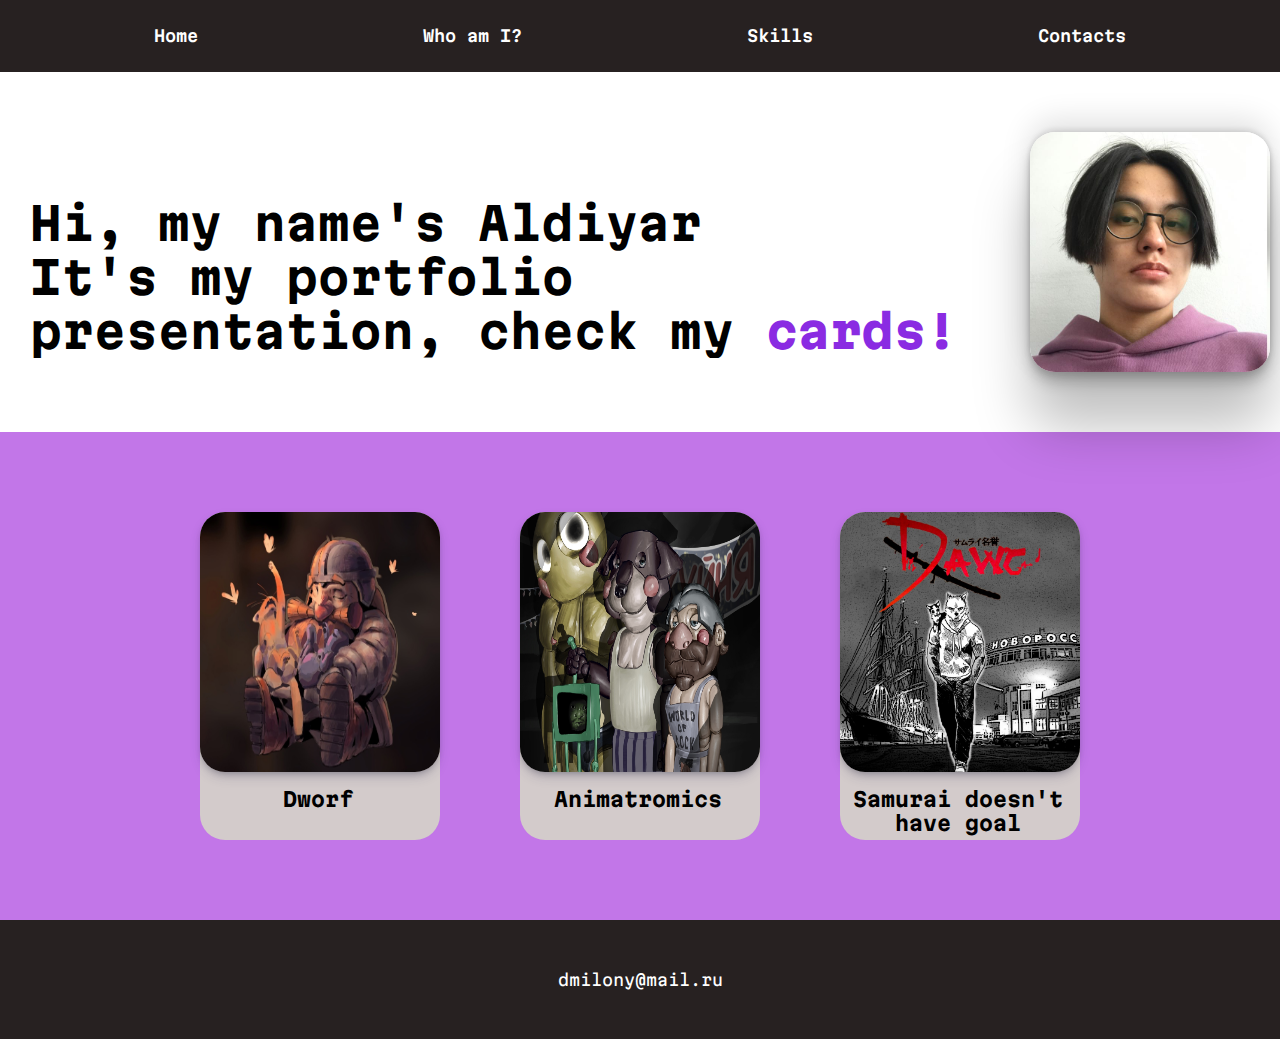
<file: index.html>
<!DOCTYPE html>
<html lang="en">
  <head>
    <meta charset="UTF-8" />
    <meta name="viewport" content="width=device-width, initial-scale=1.0" />
    <title>Portfolio</title>
    <link rel="stylesheet" href="style/reset.css" />
    <link rel="stylesheet" href="style/main.css" />
  </head>
  <body>
      <nav class="nav">
        <ul class="lists">
          <li class="list"><a href="#!" class="rel">Home</a></li>
          <li class="list"><a href="#!" class="rel">Who am I?</a></li>
          <li class="list"><a href="#!" class="rel">Skills</a></li>
          <li class="list"><a href="#!" class="rel">Contacts</a></li>
        </ul>
      </nav>
      <main class="main">
        <div class="div">
          <div class="my-profile">
            <h1>
              Hi, my name's Aldiyar<br />It's my portfolio presentation, check
              my
              <strong>cards!</strong>
            </h1>
            <img
              src="img/377169302_141715662345397_4893829694489540599_n.jpg"
              alt="me"
              class="profile"
            />
          </div>

          <ul class="cards">
            <li class="card">
              <img src="img/dworf.jpg" class="card-img" />
              <h2>Dworf</h2>
            </li>
            <li class="card">
              <img src="img/animatromics.jpg" class="card-img" />
              <h2>Animatromics</h2>
            </li>
            <li class="card">
              <img src="img/dawg.jpg" class="card-img" />
              <h2>Samurai doesn't have goal</h2>
            </li>
          </ul>
        </div>
      </main>
      <footer class="bottom-page">
        <a href="#!">dmilony@mail.ru</a>
      </footer>
  </body>
</html>
</file>
<file: style/main.css>
@import url('https://fonts.googleapis.com/css2?family=Martian+Mono:wght@100..800&display=swap');

body {
  font-family: Martian mono; 
  
  display: flex;
  flex-direction: column;
}

body, html {
  min-height: 100vh;
}

.div {
  margin: 0;
}


.lists {
  display: flex;
  column-gap: 25vh;
  padding: 25px 40px;
  justify-content: center;
  align-items: center;
  background-color: rgb(39, 33, 33);
  font-weight: 600;
  line-height: 1.4;
}


.rel {
  color: white;
}

.my-profile {
  display: flex;
  justify-content: center;
  margin: 60px 10px;
  align-items: center;
  row-gap: 5vh;
}


.profile {
  width: 240px;
  height: 240px;
  border-radius: 25px;
  box-shadow: rgba(0, 0, 0, 0.25) 0px 54px 55px, rgba(0, 0, 0, 0.12) 0px -12px 30px, rgba(0, 0, 0, 0.12) 0px 4px 6px, rgba(0, 0, 0, 0.17) 0px 12px 13px, rgba(0, 0, 0, 0.09) 0px -3px 5px;
  transition: all 0.5s ease-in;
  cursor: pointer;
}

.my-profile h1 {
  font-weight: 700;
  font-size: 5vh;
  margin-top: 49px;
  margin-right: 20px;
  margin-left: 20px;
  flex-wrap: wrap;
  overflow: hidden;
}

.my-profile h1 strong{
  color:blueviolet;
}


.card-img {
  width: 240px;
  height: 260px;
  border-radius: 25px;
  box-shadow: rgba(50, 50, 93, 0.25) 0px 6px 12px -2px, rgba(0, 0, 0, 0.3) 0px 3px 7px -3px;
}

.card h2 {
  text-align: center;
  text-wrap:wrap;
  justify-content: center;
  align-items: center;
  padding-top: 15px;
  width: 235px;
  font-weight: 700;
  font-size: 20px;
}

.card {
  height:328px;
  border-radius: 25px;
  background-color: rgb(211, 203, 203);
  cursor: pointer;
  transition: all 0.2s ease-in;
}

.cards {
  display: flex;
  flex-wrap: wrap;
  justify-content: center;
  align-items: center;
  background-color: rgb(194, 118, 232);
  color: black;
  padding: 80px 0;
  column-gap: 80px;
  row-gap: 20px;
  
}



.bottom-page {
  margin-top: auto;
  display: flex;
  background-color: rgb(39, 33, 33);
  justify-content: center;
  align-items: center;
  padding: 50px;
}

.bottom-page a {
  color: white;
}


/*effects*/

.profile:hover {
  width: 243px;
  height: 243px;
  box-shadow: rgba(0, 0, 0, 0.25) 0px 54px 55px, rgba(0, 0, 0, 0.39) 0px -12px 30px, rgba(0, 0, 0, 0.12) 0px 4px 6px, rgba(0, 0, 0, 0.17) 0px 12px 13px, rgba(0, 0, 0, 0.09) 0px -3px 5px;
}

.card:hover {
  background-color: white;
}

/* adaptive */

@media(max-width: 1000px) {
 .lists{
  column-gap: 50px;
  
  
 }
 .my-profile {
    margin: 20px 0;
    flex-direction: column;
  }
  .my-profile h1 {
    font-size: 3vh;
  }
  
  .cards{
    padding: 20px 0;
  }
  .card h2 {
    justify-content: center;
    align-items: center;
    font-weight: 700;
    font-size: 12px;
  }
}
@media(max-width: 700px) {
  .lists{
    column-gap: 10px;
    flex-direction: column;
    
   }
   .profile {
      height: 140px;
      width: 140px;
    }
}
</file>
